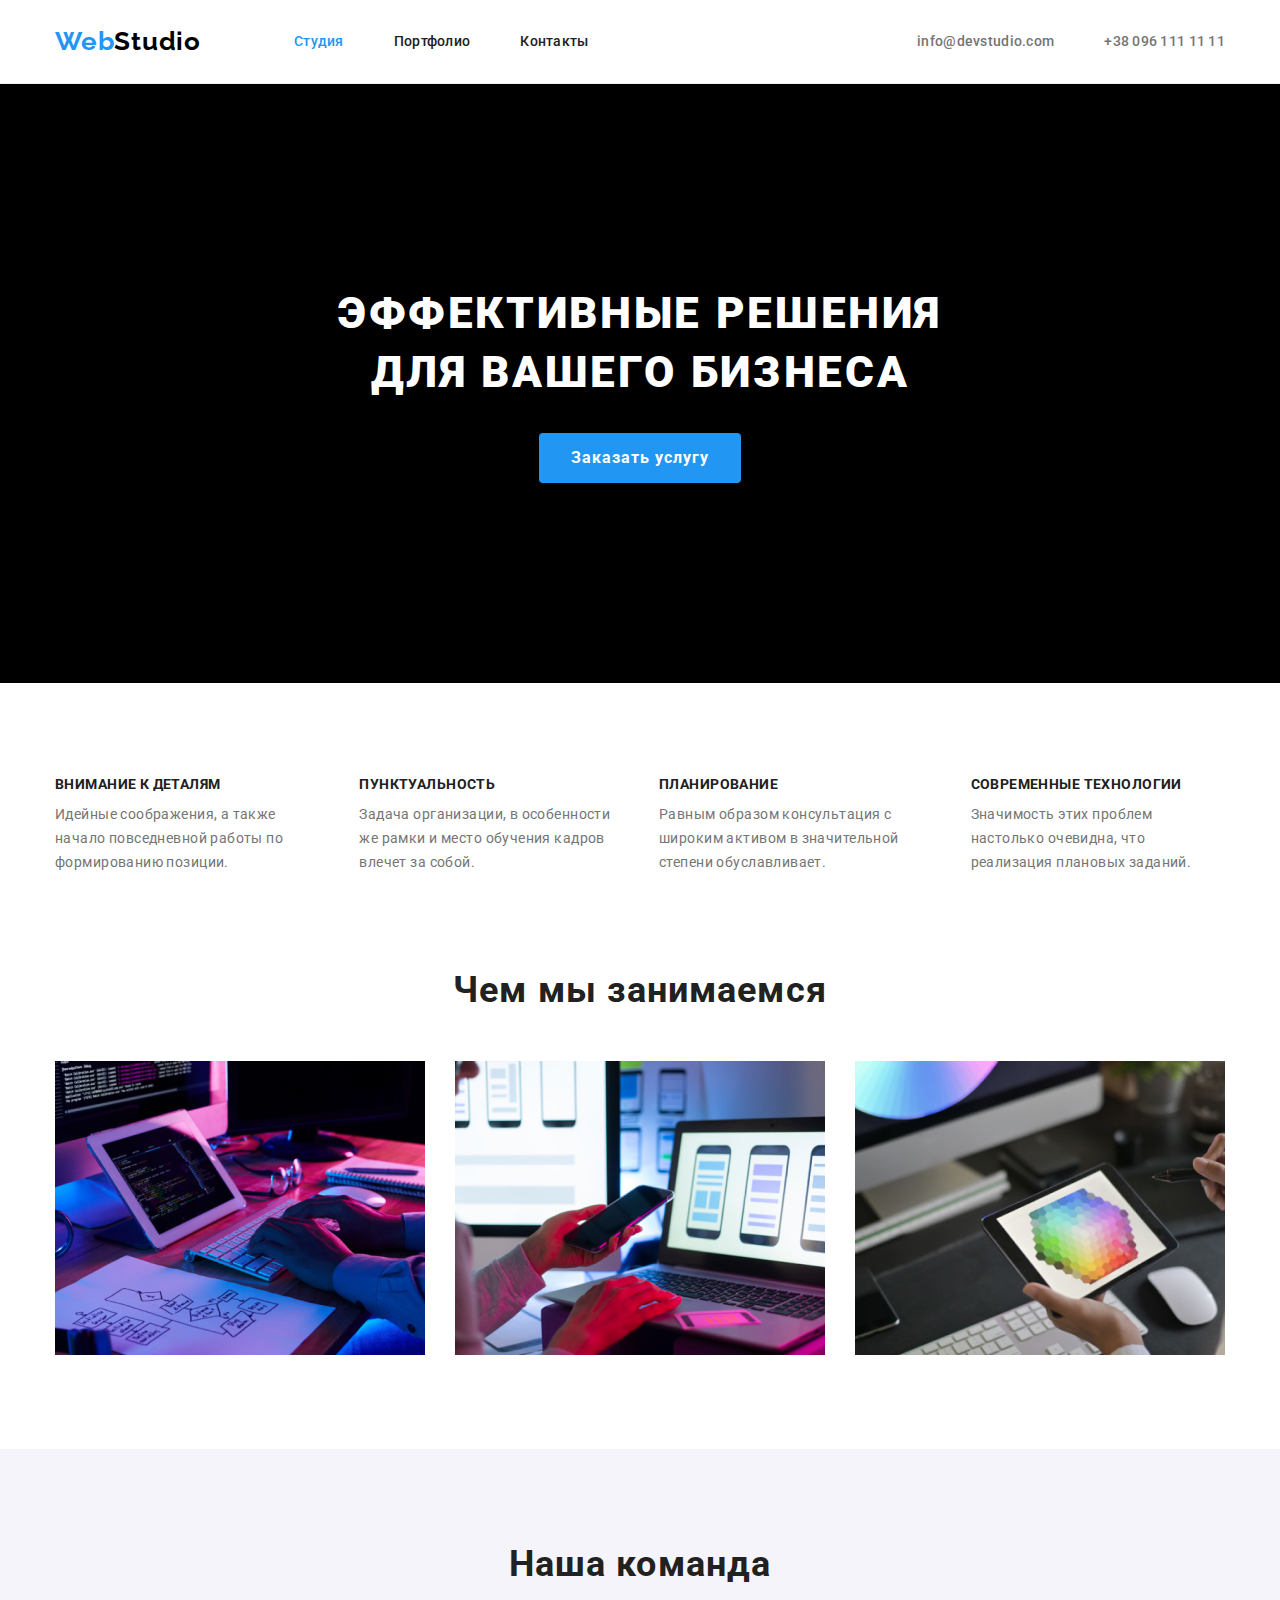
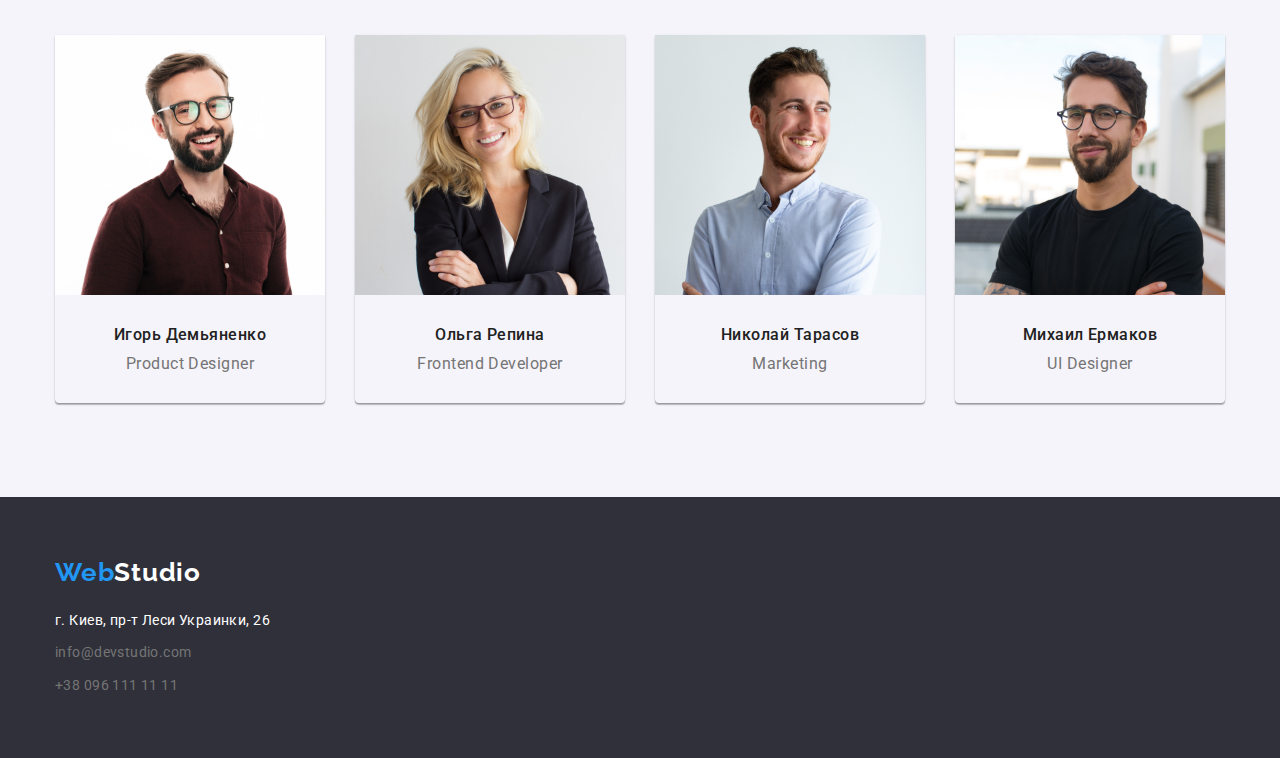
<file: index.html>
<!DOCTYPE html>
<html lang="ru">
<head>
    <meta charset="UTF-8">
    <meta http-equiv="X-UA-Compatible" content="IE=edge">
    <meta name="viewport" content="width=device-width, initial-scale=1.0">
    <title>Студия</title>
    <link href="https://fonts.googleapis.com/css2?family=Raleway:wght@700&family=Roboto:wght@400;500;700;900&display=swap" rel="stylesheet">
    <link rel="stylesheet" href="https://cdnjs.cloudflare.com/ajax/libs/modern-normalize/1.1.0/modern-normalize.min.css">
    <link rel="stylesheet" href="./css/styles.css">
</head>
<body>
    <!-- Шапка сайта -->
    <header class="page-header">
        <div class="container nav-header">
            <nav class="main-nav">
                <a href="./index.html" class="logo">Web<span class="studio">Studio</span></a>
                <ul class="site-nav">
                    <li class="item">
                        <a href="./index.html" class="link current">Студия</a>
                    </li>
                    <li class="item">
                        <a href="./portfolio.html" class="link">Портфолио</a>
                    </li>
                    <li class="item">
                        <a href="" class="link">Контакты</a>
                    </li>
                </ul>
            </nav>    
            <ul class="auth">
                <li class="item">
                    <a href="mailto:info@devstudio.com" class="auth-mail">info@devstudio.com</a>
                </li>
                <li class="item">
                    <a href="tel:+380961111111" class="auth-tel">+38 096 111 11 11</a>
                </li>
            </ul>
        </div>
    </header>

    <main>
        <!-- Герой -->
        <section class="section hero">
            <h1 class="hero-title">Эффективные решения для вашего бизнеса</h1>
            <button type="button" class="hero-btn">Заказать услугу</button>
        </section>

        <!-- Особенности -->
        <section class="section feature">
            <div class="container">
                <h2 class="hidden">Особенности</h2>
                <ul class="peculiarities">
                    <li class="item">
                        <h3 class="section-title">Внимание к деталям</h3>
                        <p>Идейные соображения, а также начало повседневной работы по формированию позиции.</p>
                    </li>
                    <li class="item">
                        <h3 class="section-title">Пунктуальность</h3>
                        <p>Задача организации, в особенности же рамки и место обучения кадров влечет за собой.</p>
                    </li>
                    <li class="item">
                        <h3 class="section-title">Планирование</h3>
                        <p>Равным образом консультация с широким активом в значительной степени обуславливает.</p>
                    </li>
                    <li class="item">
                        <h3 class="section-title">Современные технологии</h3>
                        <p>Значимость этих проблем настолько очевидна, что реализация плановых заданий.</p>
                    </li>
                </ul>
            </div>
        </section>

        <!-- Чем мы занимаемся -->
        <section class="section work">
            <div class="container">
                <h2 class="section-title">Чем мы занимаемся</h2>
            <ul class="section-work">
                <li class="item"><img src="./images/box1.jpg" alt="компьютер" width="370"></li>
                <li class="item"><img src="./images/box2.jpg" alt="телефон" width="370"></li>
                <li class="item"><img src="./images/box3.jpg" alt="планшет" width="370"></li>
            </ul>
            </div>
        </section>

        <!-- Наша команда -->
        <section class="section people">
            <div class="container">
                <h2 class="section-title">Наша команда</h2>
                <ul class="command">
                    <li class="item">
                        <img src="./images/foto-id.jpg" alt="Игорь Демьяненко" width="270">
                        <div class="content">
                            <h3 class="name">Игорь Демьяненко</h3>
                            <p lang="en">Product Designer</p>
                        </div>
                    </li>
                    <li class="item">
                        <img src="./images/foto-or.jpg" alt="Ольга Репина" width="270">
                        <div class="content">
                            <h3 class="name">Ольга Репина</h3>
                            <p lang="en">Frontend Developer</p>
                        </div>
                    </li>
                    <li class="item">
                        <img src="./images/foto-nt.jpg" alt="Николай Тарасов" width="270">
                        <div class="content">
                            <h3 class="name">Николай Тарасов</h3>
                            <p lang="en">Marketing</p>
                        </div>
                    </li>
                    <li class="item">
                        <img src="./images/foto-me.jpg" alt="Михаил Ермаков" width="270">
                        <div class="content">
                            <h3 class="name">Михаил Ермаков</h3>
                            <p lang="en">UI Designer</p>
                        </div>
                    </li>
                </ul>
            </div>
        </section>
    </main>

    <!-- Футер -->
    <footer class="footer">
        <div class="container">
            <p><a href="./index.html" class="logo">Web<span class="studio">Studio</span></a></p>        
            <address>
                <ul class="address">
                    <li><a href="https://goo.gl/maps/qXwa7qk5TGZTuWN36" target="_blank" rel="noopener noreferrer" class="maps">г. Киев, пр-т Леси Украинки, 26</a></li>
                    <li class="address-indent"><a href="mailto:info@devstudio.com" class="mail">info@devstudio.com</a></li>
                    <li class="address-indent"><a href="tel:+380961111111" class="tel">+38 096 111 11 11</a></li>
                </ul>
            </address>
        </div>
    </footer>

</body>
</html>
</file>
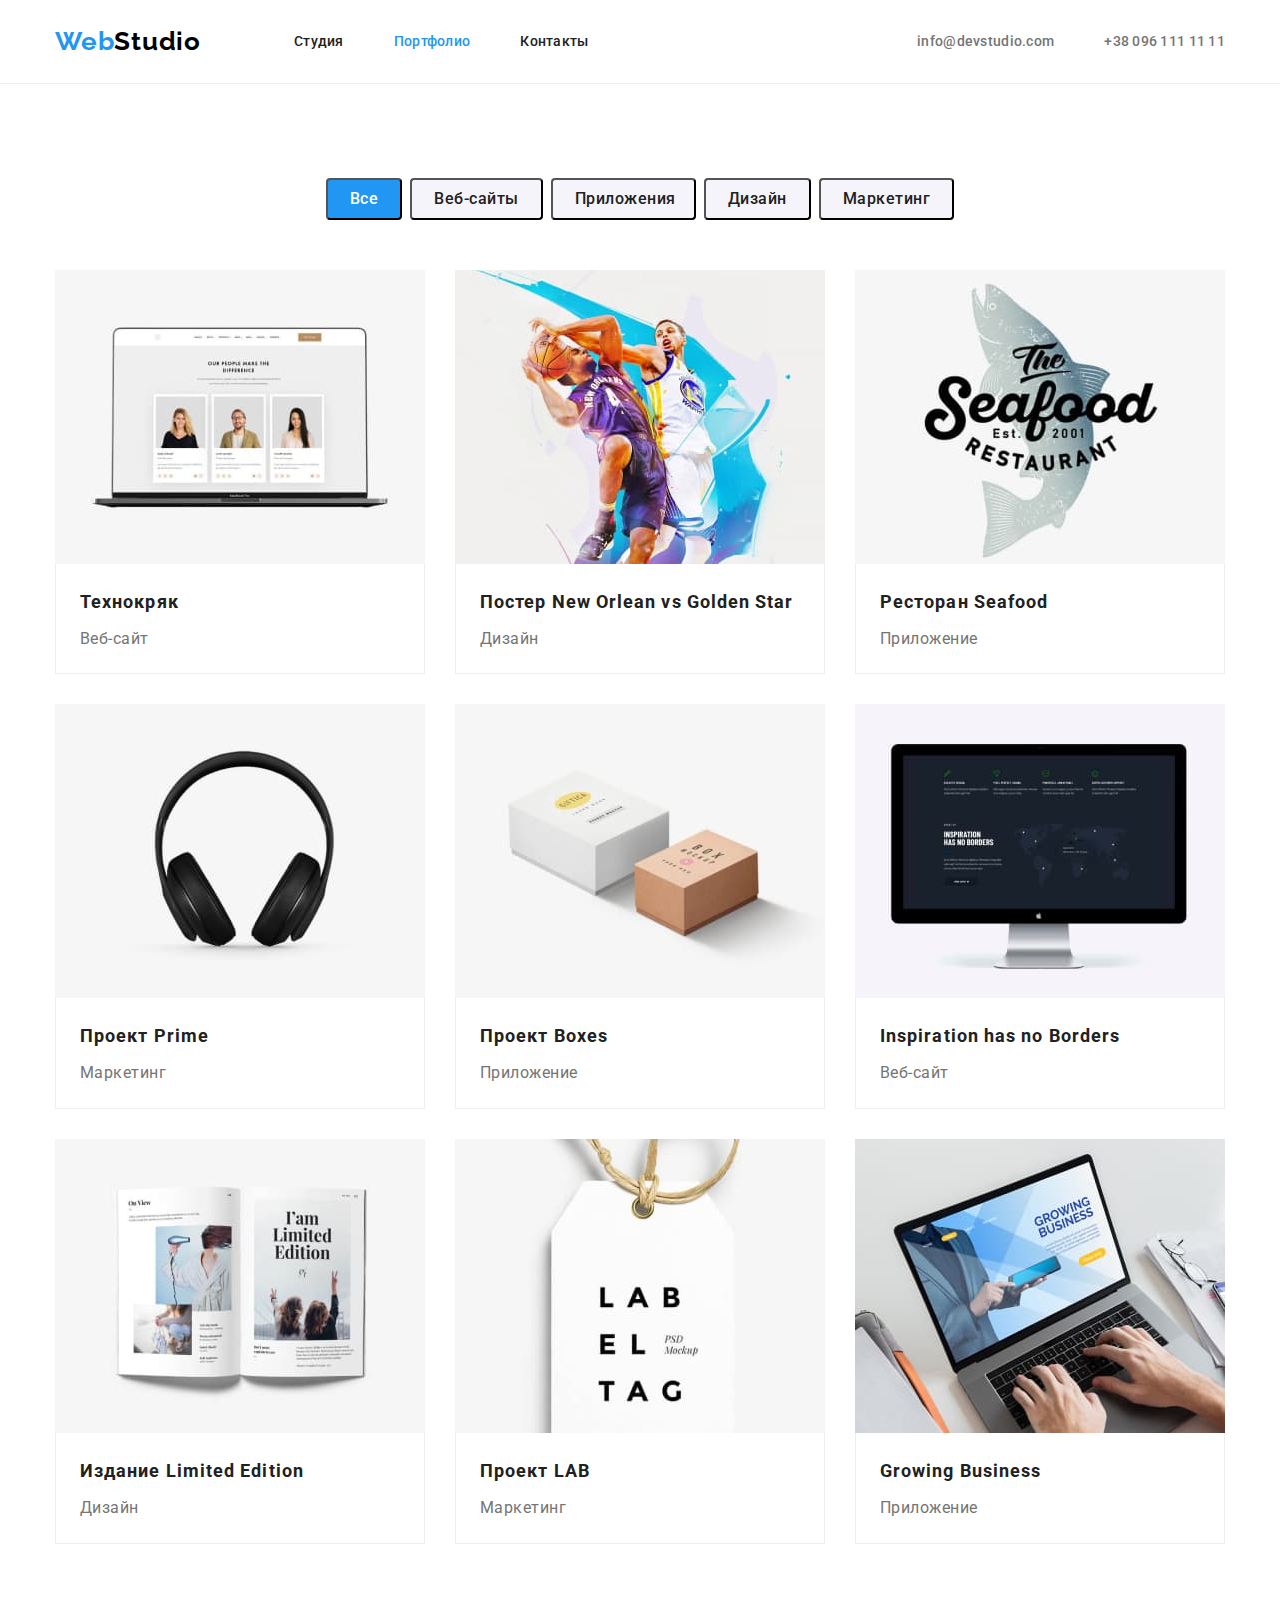
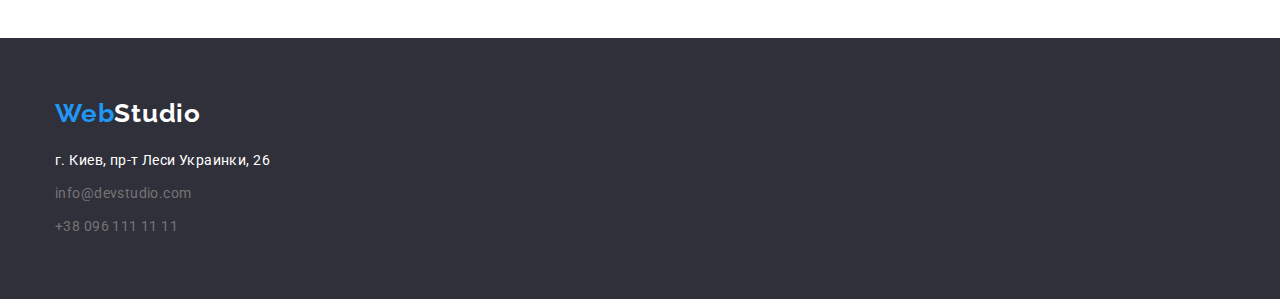
<file: portfolio.html>
<!DOCTYPE html>
<html lang="ru">
<head>
    <meta charset="UTF-8">
    <meta http-equiv="X-UA-Compatible" content="IE=edge">
    <meta name="viewport" content="width=device-width, initial-scale=1.0">
    <title>Портфолио</title>
    <link href="https://fonts.googleapis.com/css2?family=Raleway:wght@700&family=Roboto:wght@400;500;700;900&display=swap" rel="stylesheet">
    <link rel="stylesheet" href="https://cdnjs.cloudflare.com/ajax/libs/modern-normalize/1.1.0/modern-normalize.min.css">
    <link rel="stylesheet" href="./css/styles.css">
</head>
<body>
    <!-- Шапка сайта -->
    <header class="page-header">
        <div class="container nav-header">
            <nav class="main-nav">
                <a href="./index.html" class="logo">Web<span class="studio">Studio</span></a>
                <ul class="site-nav">
                    <li class="item">
                        <a href="./index.html" class="link">Студия</a>
                    </li>
                    <li class="item">
                        <a href="./portfolio.html" class="link current">Портфолио</a>
                    </li>
                    <li class="item">
                        <a href="" class="link">Контакты</a>
                    </li>
                </ul>
            </nav>
            <ul class="auth">
                <li class="item">
                    <a href="mailto:info@devstudio.com" class="auth-mail">info@devstudio.com</a>
                </li>
                <li class="item">
                    <a href="tel:+380961111111" class="auth-tel">+38 096 111 11 11</a>
                </li>
            </ul>
        </div>
    </header>

    <main>
        <section class="section">
            <div class="container">
                <h1 class="hidden">Портфолио</h1>
                <!-- Фильтр -->
                <ul class="filter">
                    <li class="item"><button type="button" class="button primary">Все</button></li>
                    <li class="item"><button type="button" class="button secondary">Веб-сайты</button></li>
                    <li class="item"><button type="button" class="button secondary">Приложения</button></li>
                    <li class="item"><button type="button" class="button secondary">Дизайн</button></li>
                    <li class="item"><button type="button" class="button secondary">Маркетинг</button></li>
                </ul>
                <!-- Карточки -->
                <ul class="cards">
                    <li class="item">
                        <a href="">
                            <img src="./images/img1.jpg" alt="Технокряк" width="370">
                            <div class="content">
                                <h2 class="title">Технокряк</h2>
                                <p>Веб-сайт</p>
                            </div>
                        </a>
                    </li>
                    <li class="item">
                        <a href="">
                            <img src="./images/img2.jpg" alt="Постер New Orlean vs Golden Star" width="370">
                            <div class="content">
                                <h2 class="title">Постер New Orlean vs Golden Star</h2>
                                <p>Дизайн</p>
                            </div>
                        </a>
                    </li>
                    <li class="item">
                        <a href="">
                            <img src="./images/img3.jpg" alt="Ресторан Seafood" width="370">
                            <div class="content">
                                <h2 class="title">Ресторан Seafood</h2>
                                <p>Приложение</p>
                            </div>
                        </a>
                    </li>
                    <li class="item">
                        <a href="">
                            <img src="./images/img4.jpg" alt="Проект Prime" width="370">
                            <div class="content">
                                <h2 class="title">Проект Prime</h2>
                                <p>Маркетинг</p>
                            </div>
                        </a>
                    </li>
                    <li class="item">
                        <a href="">
                            <img src="./images/img5.jpg" alt="Проект Boxes" width="370">
                            <div class="content">
                                <h2 class="title">Проект Boxes</h2>
                                <p>Приложение</p>
                            </div>
                        </a>
                    </li>
                    <li class="item">
                        <a href="">
                            <img src="./images/img6.jpg" alt="Inspiration has no Borders" width="370">
                            <div class="content">
                                <h2 class="title">Inspiration has no Borders</h2>
                                <p>Веб-сайт</p>
                            </div>
                        </a>
                    </li>
                    <li class="item">
                        <a href="">
                            <img src="./images/img7.jpg" alt="Издание Limited Edition" width="370">
                            <div class="content">
                                <h2 class="title">Издание Limited Edition</h2>
                                <p>Дизайн</p>
                            </div>
                        </a>
                    </li>
                    <li class="item">
                        <a href="">
                            <img src="./images/img8.jpg" alt="Проект LAB" width="370">
                            <div class="content">
                                <h2 class="title">Проект LAB</h2>
                                <p>Маркетинг</p>
                            </div>
                        </a>
                    </li>
                    <li class="item">
                        <a href="">
                            <img src="./images/img9.jpg" alt="Growing Business" width="370">
                            <div class="content">
                                <h2 class="title">Growing Business</h2>
                                <p>Приложение</p>
                            </div>
                        </a>
                    </li>
                </ul>
            </div>
        </section>
    </main>

    <!-- Футер -->
    <footer class="footer">
        <div class="container">
            <p><a href="./index.html" class="logo">Web<span class="studio">Studio</span></a></p>        
        <address>
            <ul class="address">
                <li><a href="https://goo.gl/maps/qXwa7qk5TGZTuWN36" target="_blank" rel="noopener noreferrer" class="maps">г. Киев, пр-т Леси Украинки, 26</a></li>
                <li class="address-indent"><a href="mailto:info@devstudio.com" class="mail">info@devstudio.com</a></li>
                <li class="address-indent"><a href="tel:+380961111111" class="tel">+38 096 111 11 11</a></li>
            </ul>
        </address>
        </div>
    </footer>
   
</body>
</html>
</file>
<file: css/styles.css>
:root{
    --primary-text-color: #757575;
    --title-text-color: #212121;
    --accent-color: #2196f3;
    --white-color: #ffffff;
    --background-btn-color: #F5F4FA;
    --background-footer-color: #2F303A;
    --footer-color: rgba(255, 255, 255, 0,6);
}

body{
    color: var(--primary-text-color);
    background-color: var(--white-color);
    font-family: Roboto, sans-serif
}
ul{
    padding: 0;
    margin: 0;
    list-style: none;
}
button{
    font-family: inherit;
}

/* цвет основного текста #212121 */
/* цвет вспом текста #757575 */
/* белый #ffffff */
/* акцент синий #2196f3 */

.logo,
.studio{
    font-family: Raleway, sans-serif;
    font-weight: 700;
    font-size: 26px;
    line-height: 1.2;
    letter-spacing: 0.03em;
    text-decoration: none;
}
.logo{
    color: var(--accent-color);
}
.page-header .studio{
    color: #000000;    
}
/* nav */
.nav-header{
    display: flex;
    align-items: center;
}
.main-nav{
    display: flex;
    align-items: center;
}
.site-nav{
    display: flex;
    margin-left: 93px;
}
.auth{
    display: flex;
    margin-left: auto;
}
.site-nav .item:not(:last-child),
.auth .item:not(:last-child){
    margin-right: 50px;
}
.site-nav .link{
    display: block;
    padding-top: 32px;
    padding-bottom: 32px;
    color: var(--title-text-color);
    font-weight: 500;
    font-size: 14px;
    line-height: 1.33;
    letter-spacing: 0.02em;
    text-decoration: none;
}
.site-nav .link:hover,
.site-nav .link:focus {
    color: var(--accent-color);
}
.site-nav .link.current{
    color: var(--accent-color);
}
/* auth */
.auth-mail,
.auth-tel{
    color: var(--primary-text-color);
    font-weight: 500;
    font-size: 14px;
    line-height: 1.33;
    letter-spacing: 0.02em;
    text-decoration: none;
}
.auth-mail:hover,
.auth-mail:focus,
.auth-tel:hover,
.auth-tel:focus{
    color: var(--accent-color);
}
.page-header{
    margin-left: 0px;
    border-bottom: 1px solid #ECECEC;
}
/* main */
.section{
    padding-top: 94px;
    padding-bottom: 94px;
}

/* filter */
.filter{
    display: flex;
    margin-left: auto;
    margin-right: auto;
    margin-bottom: 50px;
    justify-content: center;
}
.filter .item:not(:last-child){
    margin-right: 8px;
}
.button{
    border-radius: 4px;
    padding: 6px 22px;
    color: var(--title-text-color);
    background-color: var(--background-btn-color);
    font-weight: 500;
    font-size: 16px;
    line-height: 1.62;
    text-align: center;
    letter-spacing: 0.03em;
    text-decoration: none;
    cursor: pointer;
}
.filter .button{
     max-width: 145px;   
}
.filter .button.secondary:hover,
.filter .button.secondary:focus,
.button.primary{
    color: var(--white-color);
    background-color: var(--accent-color);
}
.button.secondary{
    color: var(--title-text-color);
    background-color: var(--background-btn-color);
}
/* cards */
.cards{
    display: flex;
    flex-wrap: wrap;
}
.cards .item{
    width: 370px;
}
.cards .item:not(:nth-child(3n)){
    margin-right: 30px;
}
.cards .item:not(:nth-last-child(-n+3)){
    margin-bottom: 30px;
}
.cards .content{
    padding: 20px 24px;
    border: 1px solid #EEEEEE;
    border-top: 0;
    box-sizing: border-box;
}
.cards .title{
    margin-top: 0;
    margin-bottom: 4px;
    color: var(--title-text-color);
    font-weight: 700;
    font-size: 18px;
    line-height: 2;
    letter-spacing: 0.06em;
}
.cards a{
    text-decoration: none;
}
.cards p{
    color:var(--primary-text-color) ;
    font-size: 16px;
    line-height: 1.87;
    letter-spacing: 0.03em;
}

/* hero */
.hero{
    padding-top: 200px;
    padding-bottom: 200px;
    text-align: center;
    background-color: #000000;
}
.hero-title{
    margin-top: 0px;
    margin-bottom: 30px;
    margin-left: auto;
    margin-right: auto;
    width: 696px;
    color: var(--white-color);
    font-weight: 900;
    font-size: 44px;
    line-height: 1.36;
    letter-spacing: 0.06em;
    text-transform: uppercase;
}
.hero-btn{
    border-radius: 4px;
    border: 0px;
    padding: 10px 32px;
    min-width: 200px;
    height: 50px;
    color: var(--white-color);
    background-color: var(--accent-color);
    font-weight: 700;
    font-size: 16px;
    line-height: 1.87;
    align-items: center;
    letter-spacing: 0.06em;
    text-decoration: none;
    cursor: pointer;
}
.hero-btn:hover,
.hero-btn:focus{
    background-color: #188CE8;    ;
}

/* section */
h3,
p{
    margin-top: 0;
    margin-bottom: 0;
}
.feature{
    padding-bottom: 0;
}
.people{
    background-color: #F5F4FA;
}
.peculiarities{
    display: flex;
}
.peculiarities .item{
    width: calc((100%-90)/4);
}
.peculiarities .item:not(:last-child){
    margin-right: 30px;
}
.peculiarities .section-title{
    margin-bottom: 10px;
    font-weight: 700;
    font-size: 14px;
    line-height: 1.14;
    text-align: left;
    letter-spacing: 0.03em;
    text-transform: uppercase;
}
.peculiarities p{
    font-size: 14px;
    line-height: 1.71;
    letter-spacing: 0.03em;
}
.section-title{
    margin-top: 0;
    margin-bottom: 50px;
    color: var(--title-text-color);
    font-weight: 700;
    font-size: 36px;
    line-height: 1.17;
    text-align: center;
    letter-spacing: 0.03em;
}
.section-work{
    display: flex;
}
.section-work .item{
    width: calc((100%-60)/3);
}
.section-work .item:not(:last-child){
    margin-right: 30px;
}
img{
    display: block;
}
.command{
    display: flex;
}
.command .item{
    width: calc((100%-90)/4);
    box-shadow: 0px 1px 3px rgba(0, 0, 0, 0.12), 0px 1px 1px rgba(0, 0, 0, 0.14), 0px 2px 1px rgba(0, 0, 0, 0.2);
    border-radius: 0px 0px 4px 4px;
}
.command .item:not(:last-child){
    margin-right: 30px;
}
.command .content{
    padding-top: 30px;
    padding-bottom: 30px;
}
.name{
    margin-bottom: 10px;
    color: var(--title-text-color);
    font-weight: 500;
    font-size: 16px;
    line-height: 1.19;
    text-align: center;
    letter-spacing: 0.03em;
}
.command p{
    font-size: 16px;
    line-height: 1.19;
    text-align: center;
    letter-spacing: 0.03em;
}

/* footer */
.footer{
    padding-top: 60px;
    padding-bottom: 60px;
    background-color: var(--background-footer-color);
}
.footer .studio{
    color: var(--white-color);
}
.address{
    margin-top: 20px;
}
.address a{
    font-size: 14px;
    line-height: 1.71;
    letter-spacing: 0.03em;
    text-decoration: none;
    font-style: normal;
}
.address-indent{
    margin-top: 9px;
}
.address .mail,
.address .tel{   
    color: var(--footer-color);
}
.address .maps{
    color: var(--white-color);
}
.address a:hover,
.address a:focus{
    color: var(--white-color);
}

.container{
    margin-left: auto;
    margin-right: auto;
    width: 1200px;
    padding-left: 15px;
    padding-right: 15px;
}
.hidden {
    position: absolute;
    width: 1px;
    height: 1px;
    margin: -1px;
    border: 0;
    padding: 0;    
    white-space: nowrap;
    clip-path: inset(100%);
    clip: rect(0 0 0 0);
    overflow: hidden;
  }
</file>
